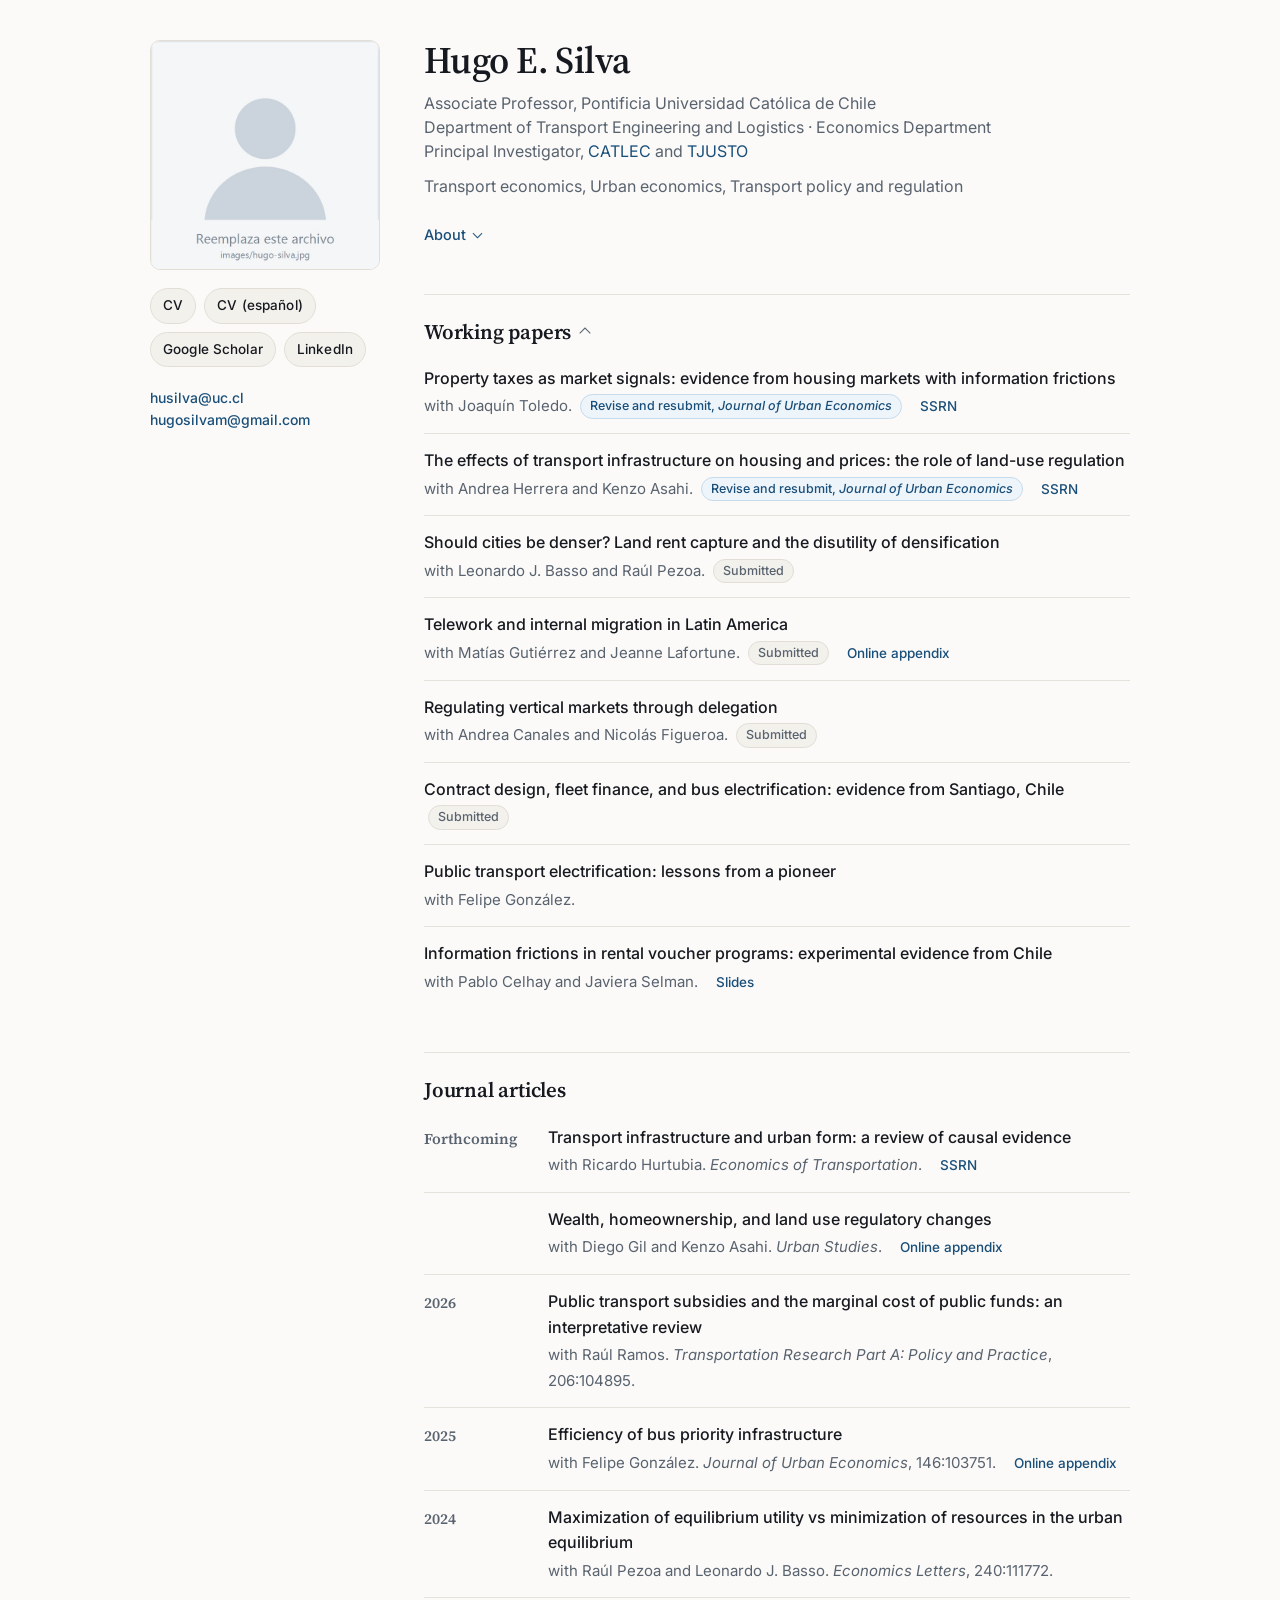
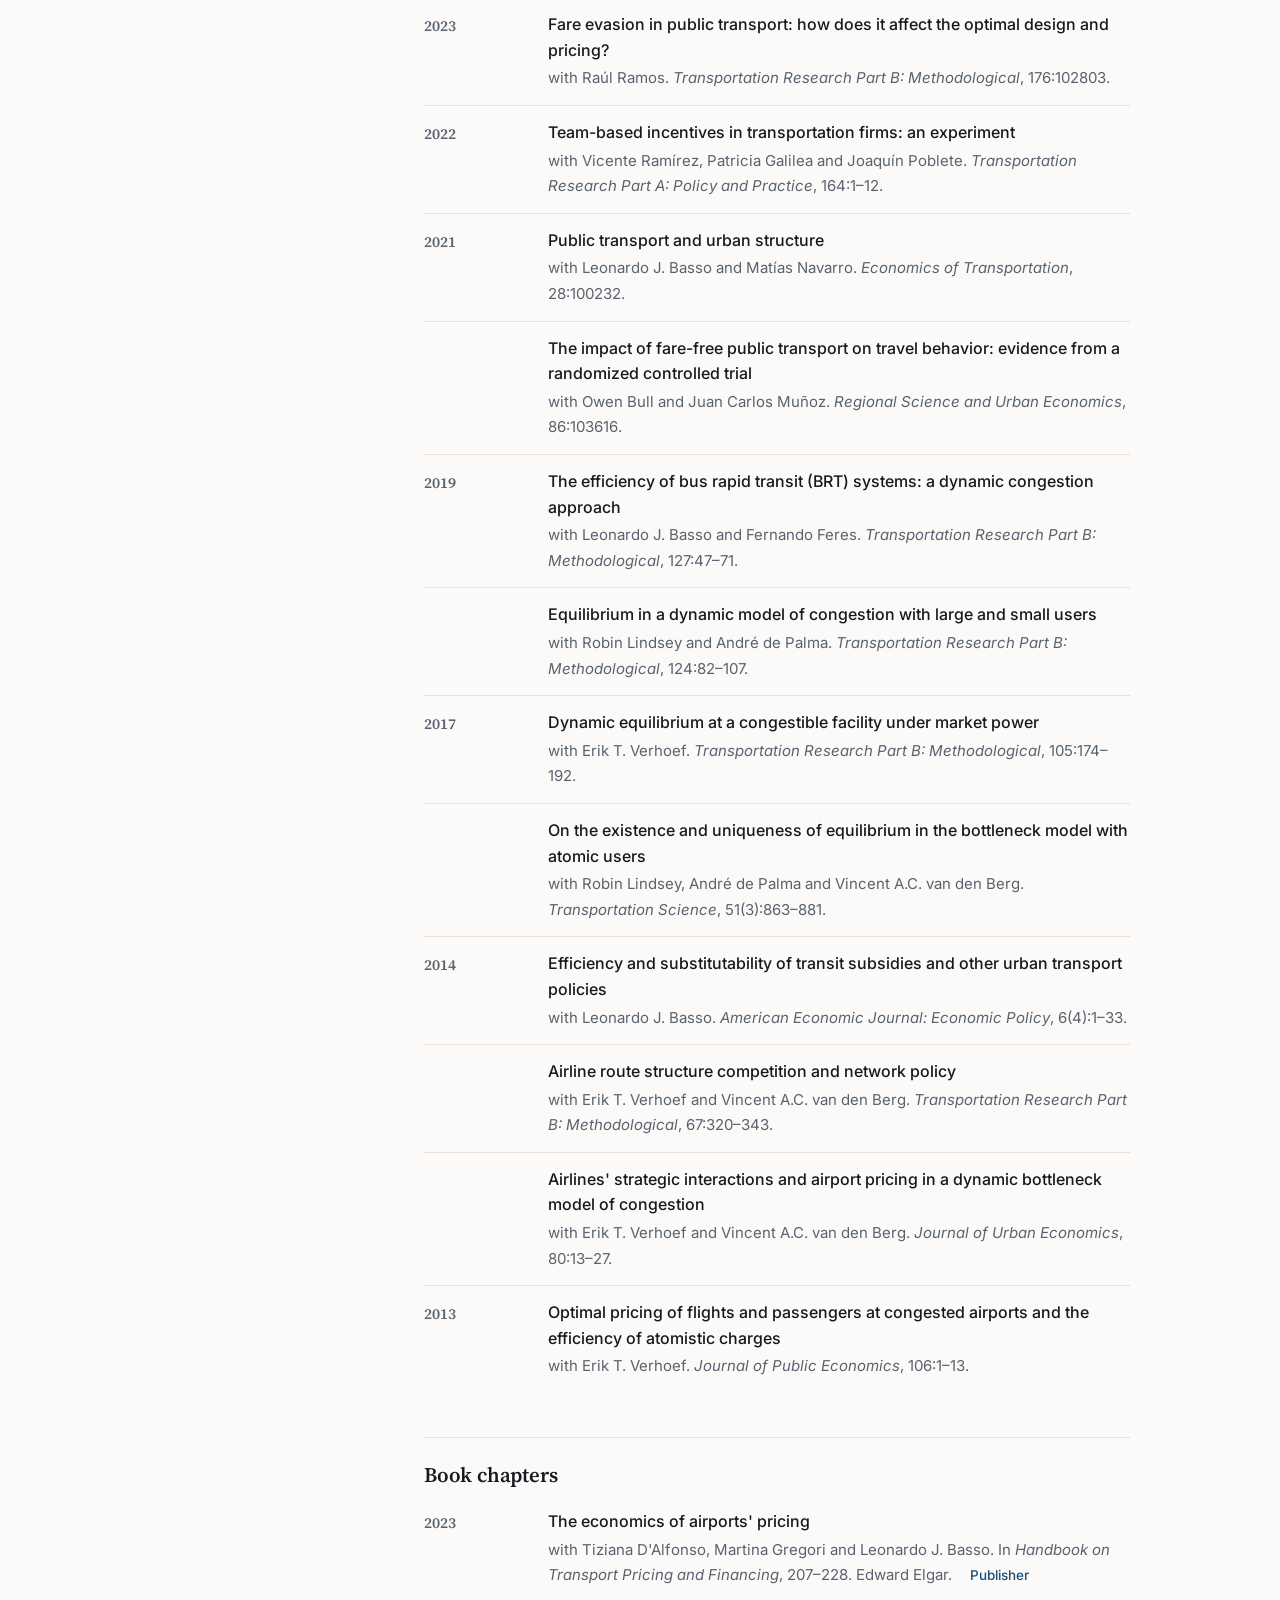
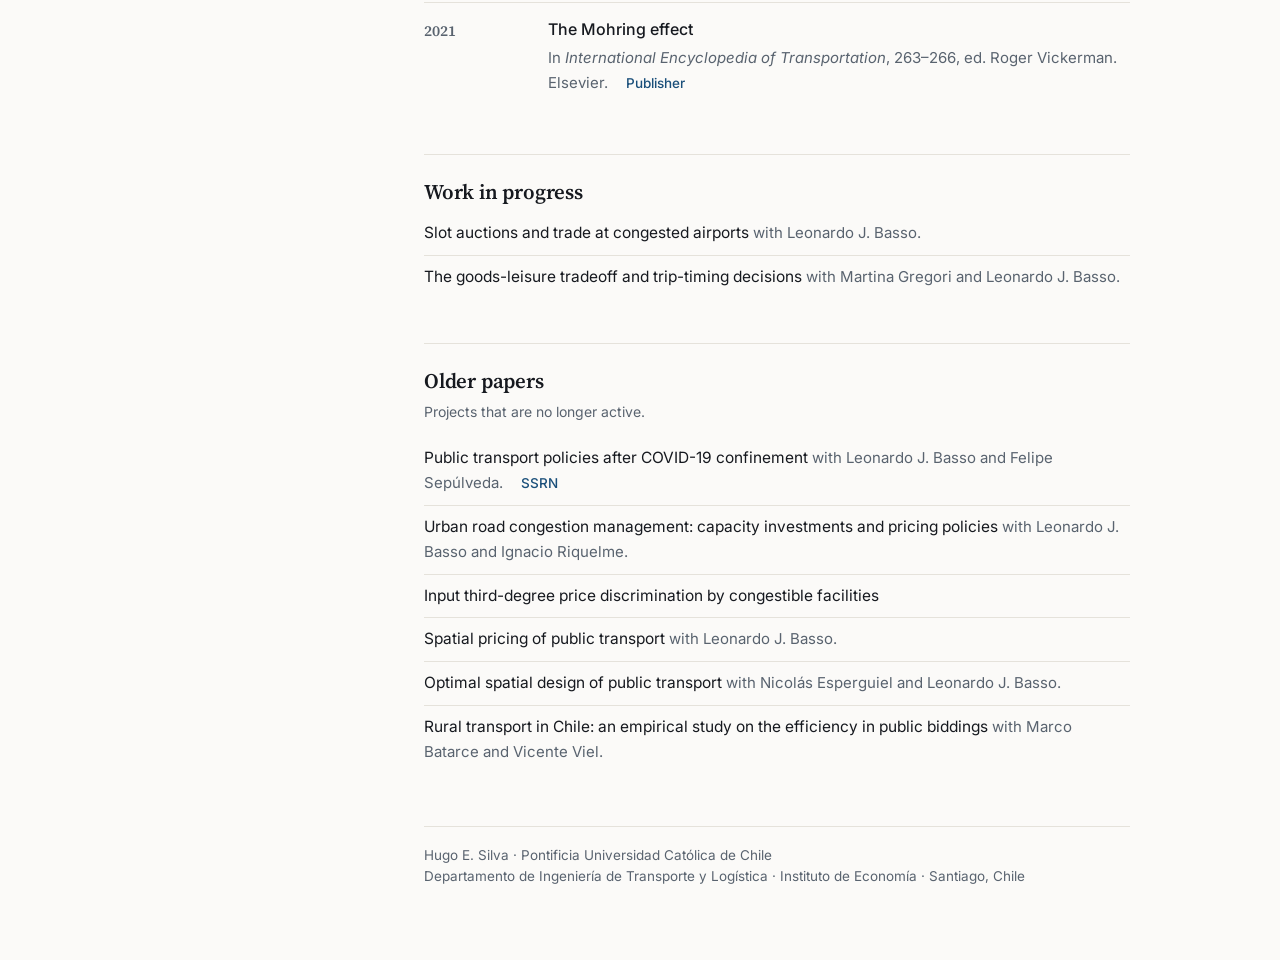
<file: index.html>
<!doctype html>
<html lang="en">
<head>
<meta charset="utf-8">
<meta name="viewport" content="width=device-width, initial-scale=1">
<title>Hugo E. Silva | Transport and Urban Economics, PUC Chile</title>
<!-- Bilingual on purpose. The page itself is in English, but most searches that
     should land here are Spanish ("Hugo Silva transporte", "economía del
     transporte UC"), and this is the only place in <head> where those words can
     appear. Google truncates the snippet it displays, not what it indexes. -->
<meta name="description" content="Hugo E. Silva, Associate Professor of transport and urban economics at the Pontificia Universidad Católica de Chile. Publications and working papers. Profesor asociado de economía del transporte y economía urbana en la UC, Santiago de Chile.">
<meta name="author" content="Hugo E. Silva">
<meta name="robots" content="index, follow, max-image-preview:large, max-snippet:-1">
<!-- Preview card when the URL is pasted in LinkedIn, X, WhatsApp or Slack. Not a
     ranking signal by itself, but shared links with a card get clicked more, and
     clicks and links are what move the page up. -->
<meta property="og:type" content="profile">
<meta property="og:title" content="Hugo E. Silva | Transport and Urban Economics, PUC Chile">
<meta property="og:description" content="Associate Professor of transport and urban economics at the Pontificia Universidad Católica de Chile. Publications, working papers and CV.">
<meta property="og:url" content="https://hugosilvam.github.io/">
<meta property="og:image" content="https://hugosilvam.github.io/images/hugo-silva.jpg">
<meta property="og:image:width" content="600">
<meta property="og:image:height" content="600">
<meta property="og:locale" content="en_US">
<meta property="og:locale:alternate" content="es_CL">
<meta property="profile:first_name" content="Hugo">
<meta property="profile:last_name" content="Silva">
<meta name="twitter:card" content="summary">
<meta name="twitter:title" content="Hugo E. Silva | Transport and Urban Economics, PUC Chile">
<meta name="twitter:description" content="Associate Professor of transport and urban economics at the Pontificia Universidad Católica de Chile. Publications, working papers and CV.">
<meta name="twitter:image" content="https://hugosilvam.github.io/images/hugo-silva.jpg">
<!-- Every link opens in a new tab. Set once here instead of a target= on each
     anchor, so links added later inherit it. The mailto links opt back out. -->
<base target="_blank">
<link rel="preconnect" href="https://fonts.googleapis.com">
<link rel="preconnect" href="https://fonts.gstatic.com" crossorigin>
<link href="https://fonts.googleapis.com/css2?family=Inter:wght@400;500;600&family=Source+Serif+4:opsz,wght@8..60,400;8..60,600&display=swap" rel="stylesheet">
<link rel="stylesheet" href="styles.css">

<!-- hugosilva.cl only forwards here (NIC Chile, 302), it never serves the page,
     so this URL is the canonical one. If the domain ever hosts the site
     directly, change this and the absolute URLs in the JSON-LD below, plus
     sitemap.xml and robots.txt. -->
<link rel="canonical" href="https://hugosilvam.github.io/">

<!-- Tells Google this page is the same researcher it already knows from Scholar,
     ORCID and RePEc, instead of one of the other academics named Hugo Silva.
     Every sameAs URL below was checked against its profile before being added.
     If the site moves to hugosilva.cl, update "url" and "image" here, plus
     sitemap.xml and robots.txt.

     Names, job title and research areas are given in both languages. Searches
     in Chile use the Spanish forms ("profesor asociado", "economía del
     transporte", "Departamento de Ingeniería de Transporte y Logística"), and
     "alternateName" covers the far more common "Hugo Silva" without the middle
     initial, and the two-surname forms that UC, ANID and the press use
     ("Hugo Silva Montalva", "Hugo Emilio Silva Montalva"). Until 24-11-2026
     the page never mentioned "Montalva" and did not show up at all for that
     query. -->
<script type="application/ld+json">
{
  "@context": "https://schema.org",
  "@type": "Person",
  "name": "Hugo E. Silva",
  "alternateName": ["Hugo Silva", "Hugo Silva Montalva", "Hugo Emilio Silva Montalva"],
  "givenName": "Hugo",
  "additionalName": "Emilio",
  "familyName": "Silva",
  "jobTitle": ["Associate Professor", "Profesor Asociado"],
  "description": "Profesor asociado de economía del transporte y economía urbana en la Pontificia Universidad Católica de Chile.",
  "url": "https://hugosilvam.github.io/",
  "image": "https://hugosilvam.github.io/images/hugo-silva.jpg",
  "email": "mailto:husilva@uc.cl",
  "worksFor": {
    "@type": "CollegeOrUniversity",
    "name": "Pontificia Universidad Católica de Chile",
    "alternateName": "Pontifical Catholic University of Chile",
    "url": "https://www.uc.cl/"
  },
  "affiliation": [
    {
      "@type": "Organization",
      "name": "Departamento de Ingeniería de Transporte y Logística, Pontificia Universidad Católica de Chile",
      "url": "https://www.ing.puc.cl/transporte-y-logistica/"
    },
    {
      "@type": "Organization",
      "name": "Instituto de Economía, Pontificia Universidad Católica de Chile",
      "url": "https://economia.uc.cl/"
    },
    {
      "@type": "Organization",
      "name": "Center for Advanced Transportation, Logistics, and Economic Competitiveness (CATLEC)",
      "url": "https://catlec.cl/"
    },
    {
      "@type": "Organization",
      "name": "Millennium Nucleus in Just Transport",
      "url": "https://transportejusto.cl/"
    }
  ],
  "alumniOf": [
    { "@type": "CollegeOrUniversity", "name": "Vrije Universiteit Amsterdam" },
    { "@type": "CollegeOrUniversity", "name": "Universidad de Chile" }
  ],
  "knowsLanguage": ["es", "en"],
  "knowsAbout": [
    "Transport economics",
    "Urban economics",
    "Transport policy and regulation",
    "Economía del transporte",
    "Economía urbana",
    "Política y regulación del transporte",
    "Transporte público",
    "Congestión y tarificación vial"
  ],
  "sameAs": [
    "https://scholar.google.com/citations?user=IZvIWk8AAAAJ&hl=en",
    "https://orcid.org/0000-0003-0307-2686",
    "https://ideas.repec.org/f/psi930.html",
    "https://www.researchgate.net/profile/Hugo-Silva-30",
    "https://www.linkedin.com/in/hugo-silva-231196270"
  ]
}
</script>
</head>
<body>
<main class="page">

  <aside class="sidebar">
    <img class="photo" src="images/hugo-silva.jpg" alt="Hugo E. Silva">

    <div class="chips">
      <a class="chip" href="pdf/cv.pdf">CV</a>
      <a class="chip" href="pdf/cv-es.pdf" hreflang="es" lang="es">CV (espa&ntilde;ol)</a>
      <a class="chip" href="https://scholar.google.com/citations?user=IZvIWk8AAAAJ&amp;hl=en">Google Scholar</a>
      <a class="chip" href="https://www.linkedin.com/in/hugo-silva-231196270">LinkedIn</a>
    </div>

    <div class="sidebar-block">
      <strong><a href="mailto:husilva@uc.cl" target="_self">husilva@uc.cl</a></strong><br>
      <strong><a href="mailto:hugosilvam@gmail.com" target="_self">hugosilvam@gmail.com</a></strong>
    </div>

  </aside>

  <section>
    <h1>Hugo E. Silva</h1>
    <p class="role">
      Associate Professor, Pontificia Universidad Católica de Chile<br>
      Department of Transport Engineering and Logistics &middot; Economics Department<br>
      Principal Investigator, <a href="https://catlec.cl/">CATLEC</a> and <a href="https://transportejusto.cl/">TJUSTO</a>
    </p>
    <p class="role role-areas">
      Transport economics, Urban economics, Transport policy and regulation
    </p>

    <!-- Collapsed by default so the publication list sits higher on the page.
         Plain <details>, so it works with no JavaScript. -->
    <details class="bio">
      <summary>About</summary>
      <p>
        Hugo E. Silva (Hugo Emilio Silva Montalva) is an Associate Professor at the
        <a href="https://www.ing.puc.cl/transporte-y-logistica/">Department of Transport Engineering and Logistics</a>
        and the <a href="https://economia.uc.cl/">Economics Department</a> of the
        Pontificia Universidad Católica de Chile. He is a Principal Researcher at the
        <a href="https://catlec.cl/">Center for Advanced Transportation, Logistics, and Economic Competitiveness (CATLEC)</a>
        and at the <a href="https://transportejusto.cl/">Millennium Nucleus in Just Transport</a>.
      </p>
      <p>
        He received a BSc in Civil Engineering (2010) and an MSc in Transportation Engineering (2010)
        from Universidad de Chile, and a PhD in Economics from VU Amsterdam in 2015.
      </p>
      <p>
        He is also a cofounder of <a href="simplicity.html">SimpliCity</a>, a startup for data-based
        urban and territorial planning.
      </p>

      <!-- Spanish summary. The rest of the site is in English, but most readers
           and most searches that reach this page come from Chile, so the
           institutions and the research areas are also given under the names
           they are actually searched by. -->
      <p lang="es">
        Hugo E. Silva es Profesor Asociado del
        <a href="https://www.ing.puc.cl/transporte-y-logistica/">Departamento de Ingeniería de Transporte y Logística</a>
        y del <a href="https://economia.uc.cl/">Instituto de Economía</a> de la
        Pontificia Universidad Católica de Chile. Investiga en economía del transporte
        y economía urbana: tarificación de la congestión, subsidios y diseño del
        transporte público, aeropuertos, y el efecto de la infraestructura de transporte
        sobre la ciudad. Es investigador principal del
        <a href="https://catlec.cl/">Centro Avanzado de Transporte, Logística y Competitividad Económica (CATLEC)</a>
        y del <a href="https://transportejusto.cl/">Núcleo Milenio Transporte Justo (TJUSTO)</a>.
      </p>
    </details>

    <!-- ================= WORKING PAPERS =================
         Ordered by status: revise and resubmit, then submitted, then the rest.
         No year gutter here, because the order is not chronological.
         Collapsible, but open by default: this is the newest work, so it should
         still be the first thing a reader sees. -->
    <details class="section" open>
    <summary><h2>Working papers</h2></summary>
    <ol class="pubs pubs-flow">

      <li>
        <div>
          <a class="title" href="pdf/property-taxes-housing.pdf">Property taxes as market signals: evidence from housing markets with information frictions</a>
          <span class="meta">with Joaquín Toledo.
            <span class="status status-rr">Revise and resubmit, <i>Journal of Urban Economics</i></span>
          </span>
          <span class="filelinks"><a href="https://papers.ssrn.com/sol3/papers.cfm?abstract_id=5313632">SSRN</a></span>
        </div>
      </li>

      <li>
        <div>
          <a class="title" href="pdf/infrastructure-land-use-regulation.pdf">The effects of transport infrastructure on housing and prices: the role of land-use regulation</a>
          <span class="meta">with Andrea Herrera and Kenzo Asahi.
            <span class="status status-rr">Revise and resubmit, <i>Journal of Urban Economics</i></span>
          </span>
          <span class="filelinks"><a href="https://papers.ssrn.com/sol3/papers.cfm?abstract_id=5498960">SSRN</a></span>
        </div>
      </li>

      <li>
        <div>
          <a class="title" href="pdf/density-land-rent-capture.pdf">Should cities be denser? Land rent capture and the disutility of densification</a>
          <span class="meta">with Leonardo J. Basso and Ra&uacute;l Pezoa.
            <span class="status">Submitted</span>
          </span>
        </div>
      </li>

      <li>
        <div>
          <a class="title" href="pdf/telework-migration.pdf">Telework and internal migration in Latin America</a>
          <span class="meta">with Matías Gutiérrez and Jeanne Lafortune.
            <span class="status">Submitted</span>
          </span>
          <span class="filelinks"><a href="pdf/telework-migration-appendix.pdf">Online appendix</a></span>
        </div>
      </li>

      <li>
        <div>
          <a class="title" href="pdf/vertical-markets.pdf">Regulating vertical markets through delegation</a>
          <span class="meta">with Andrea Canales and Nicolás Figueroa.
            <span class="status">Submitted</span>
          </span>
        </div>
      </li>

      <li>
        <div>
          <a class="title" href="pdf/bus-electrification-contracts.pdf">Contract design, fleet finance, and bus electrification: evidence from Santiago, Chile</a>
          <span class="meta">
            <span class="status">Submitted</span>
          </span>
        </div>
      </li>

      <li>
        <div>
          <a class="title" href="pdf/pt-electrification.pdf">Public transport electrification: lessons from a pioneer</a>
          <span class="meta">with Felipe González.</span>
        </div>
      </li>

      <li>
        <div>
          <span class="title-plain">Information frictions in rental voucher programs: experimental evidence from Chile</span>
          <span class="meta">with Pablo Celhay and Javiera Selman.</span>
          <span class="filelinks"><a href="pdf/rental-vouchers-slides.pdf">Slides</a></span>
        </div>
      </li>

    </ol>
    </details>

    <!-- ================= JOURNAL ARTICLES ================= -->
    <h2>Journal articles</h2>
    <ol class="pubs">

      <li>
        <span class="yr">Forthcoming</span>
        <div>
          <a class="title" href="pdf/infrastructure-urban-form.pdf">Transport infrastructure and urban form: a review of causal evidence</a>
          <span class="meta">with Ricardo Hurtubia. <i>Economics of Transportation</i>.</span>
          <span class="filelinks"><a href="https://papers.ssrn.com/sol3/papers.cfm?abstract_id=5534223">SSRN</a></span>
        </div>
      </li>

      <li>
        <span class="yr"></span>
        <div>
          <a class="title" href="pdf/land-use-regulatory-changes.pdf">Wealth, homeownership, and land use regulatory changes</a>
          <span class="meta">with Diego Gil and Kenzo Asahi. <i>Urban Studies</i>.</span>
          <span class="filelinks">
            <a href="pdf/land-use-regulatory-changes-appendix.pdf">Online appendix</a>
          </span>
        </div>
      </li>

      <li>
        <span class="yr">2026</span>
        <div>
          <a class="title" href="pdf/mcpf-review.pdf">Public transport subsidies and the marginal cost of public funds: an interpretative review</a>
          <span class="meta">with Raúl Ramos. <i>Transportation Research Part A: Policy and Practice</i>, 206:104895.</span>
        </div>
      </li>

      <li>
        <span class="yr">2025</span>
        <div>
          <a class="title" href="pdf/bus-priority.pdf">Efficiency of bus priority infrastructure</a>
          <span class="meta">with Felipe González. <i>Journal of Urban Economics</i>, 146:103751.</span>
          <span class="filelinks">
            <a href="pdf/bus-priority-appendix.pdf">Online appendix</a>
          </span>
        </div>
      </li>

      <li>
        <span class="yr">2024</span>
        <div>
          <a class="title" href="pdf/max-utility-vs-min-resources.pdf">Maximization of equilibrium utility vs minimization of resources in the urban equilibrium</a>
          <span class="meta">with Raúl Pezoa and Leonardo J. Basso. <i>Economics Letters</i>, 240:111772.</span>
        </div>
      </li>

      <li>
        <span class="yr">2023</span>
        <div>
          <a class="title" href="pdf/fare-evasion.pdf">Fare evasion in public transport: how does it affect the optimal design and pricing?</a>
          <span class="meta">with Raúl Ramos. <i>Transportation Research Part B: Methodological</i>, 176:102803.</span>
        </div>
      </li>

      <li>
        <span class="yr">2022</span>
        <div>
          <a class="title" href="pdf/team-incentives.pdf">Team-based incentives in transportation firms: an experiment</a>
          <span class="meta">with Vicente Ramírez, Patricia Galilea and Joaquín Poblete. <i>Transportation Research Part A: Policy and Practice</i>, 164:1&ndash;12.</span>
        </div>
      </li>

      <li>
        <span class="yr">2021</span>
        <div>
          <a class="title" href="pdf/pt-urban-structure.pdf">Public transport and urban structure</a>
          <span class="meta">with Leonardo J. Basso and Matías Navarro. <i>Economics of Transportation</i>, 28:100232.</span>
        </div>
      </li>

      <li>
        <span class="yr"></span>
        <div>
          <a class="title" href="pdf/fare-free-rct.pdf">The impact of fare-free public transport on travel behavior: evidence from a randomized controlled trial</a>
          <span class="meta">with Owen Bull and Juan Carlos Muñoz. <i>Regional Science and Urban Economics</i>, 86:103616.</span>
        </div>
      </li>

      <li>
        <span class="yr">2019</span>
        <div>
          <a class="title" href="pdf/brt-efficiency.pdf">The efficiency of bus rapid transit (BRT) systems: a dynamic congestion approach</a>
          <span class="meta">with Leonardo J. Basso and Fernando Feres. <i>Transportation Research Part B: Methodological</i>, 127:47&ndash;71.</span>
        </div>
      </li>

      <li>
        <span class="yr"></span>
        <div>
          <a class="title" href="pdf/large-small-users.pdf">Equilibrium in a dynamic model of congestion with large and small users</a>
          <span class="meta">with Robin Lindsey and André de Palma. <i>Transportation Research Part B: Methodological</i>, 124:82&ndash;107.</span>
        </div>
      </li>

      <li>
        <span class="yr">2017</span>
        <div>
          <a class="title" href="pdf/market-power-congestion.pdf">Dynamic equilibrium at a congestible facility under market power</a>
          <span class="meta">with Erik T. Verhoef. <i>Transportation Research Part B: Methodological</i>, 105:174&ndash;192.</span>
        </div>
      </li>

      <li>
        <span class="yr"></span>
        <div>
          <a class="title" href="pdf/atomic-users.pdf">On the existence and uniqueness of equilibrium in the bottleneck model with atomic users</a>
          <span class="meta">with Robin Lindsey, André de Palma and Vincent A.C. van den Berg. <i>Transportation Science</i>, 51(3):863&ndash;881.</span>
        </div>
      </li>

      <li>
        <span class="yr">2014</span>
        <div>
          <a class="title" href="pdf/transit-subsidies.pdf">Efficiency and substitutability of transit subsidies and other urban transport policies</a>
          <span class="meta">with Leonardo J. Basso. <i>American Economic Journal: Economic Policy</i>, 6(4):1&ndash;33.</span>
        </div>
      </li>

      <li>
        <span class="yr"></span>
        <div>
          <a class="title" href="pdf/airline-route-structure.pdf">Airline route structure competition and network policy</a>
          <span class="meta">with Erik T. Verhoef and Vincent A.C. van den Berg. <i>Transportation Research Part B: Methodological</i>, 67:320&ndash;343.</span>
        </div>
      </li>

      <li>
        <span class="yr"></span>
        <div>
          <a class="title" href="pdf/airport-pricing-bottleneck.pdf">Airlines' strategic interactions and airport pricing in a dynamic bottleneck model of congestion</a>
          <span class="meta">with Erik T. Verhoef and Vincent A.C. van den Berg. <i>Journal of Urban Economics</i>, 80:13&ndash;27.</span>
        </div>
      </li>

      <li>
        <span class="yr">2013</span>
        <div>
          <a class="title" href="pdf/flights-passengers-pricing.pdf">Optimal pricing of flights and passengers at congested airports and the efficiency of atomistic charges</a>
          <span class="meta">with Erik T. Verhoef. <i>Journal of Public Economics</i>, 106:1&ndash;13.</span>
        </div>
      </li>

    </ol>

    <!-- ================= BOOK CHAPTERS ================= -->
    <h2>Book chapters</h2>
    <ol class="pubs">

      <li>
        <span class="yr">2023</span>
        <div>
          <a class="title" href="pdf/airports-pricing-chapter.pdf">The economics of airports' pricing</a>
          <span class="meta">with Tiziana D'Alfonso, Martina Gregori and Leonardo J. Basso. In <i>Handbook on Transport Pricing and Financing</i>, 207&ndash;228. Edward Elgar.</span>
          <span class="filelinks">
            <a href="https://doi.org/10.4337/9781800375550.00018">Publisher</a>
          </span>
        </div>
      </li>

      <li>
        <span class="yr">2021</span>
        <div>
          <a class="title" href="pdf/mohring-effect.pdf">The Mohring effect</a>
          <span class="meta">In <i>International Encyclopedia of Transportation</i>, 263&ndash;266, ed. Roger Vickerman. Elsevier.</span>
          <span class="filelinks">
            <a href="https://doi.org/10.1016/B978-0-08-102671-7.10050-8">Publisher</a>
          </span>
        </div>
      </li>

    </ol>

    <!-- ================= WORK IN PROGRESS ================= -->
    <h2>Work in progress</h2>
    <ul class="plain">
      <li>Slot auctions and trade at congested airports <span class="meta">with Leonardo J. Basso.</span></li>
      <li>The goods-leisure tradeoff and trip-timing decisions <span class="meta">with Martina Gregori and Leonardo J. Basso.</span></li>
    </ul>

    <!-- ================= OLDER PAPERS ================= -->
    <h2>Older papers</h2>
    <p class="section-note">Projects that are no longer active.</p>
    <ul class="plain">
      <li>
        Public transport policies after COVID-19 confinement
        <span class="meta">with Leonardo J. Basso and Felipe Sepúlveda.</span>
        <span class="filelinks"><a href="https://papers.ssrn.com/sol3/papers.cfm?abstract_id=3693098">SSRN</a></span>
      </li>
      <li>Urban road congestion management: capacity investments and pricing policies <span class="meta">with Leonardo J. Basso and Ignacio Riquelme.</span></li>
      <li>Input third-degree price discrimination by congestible facilities</li>
      <li>Spatial pricing of public transport <span class="meta">with Leonardo J. Basso.</span></li>
      <li>Optimal spatial design of public transport <span class="meta">with Nicolás Esperguiel and Leonardo J. Basso.</span></li>
      <li>Rural transport in Chile: an empirical study on the efficiency in public biddings <span class="meta">with Marco Batarce and Vicente Viel.</span></li>
    </ul>

    <!-- The second line repeats the affiliation in Spanish. The bio above says
         the same thing, but it sits inside a collapsed <details>; this line is
         visible without opening anything, which is what search engines weigh
         most. -->
    <footer>
      Hugo E. Silva &middot; Pontificia Universidad Católica de Chile<br>
      <span lang="es">Departamento de Ingeniería de Transporte y Logística &middot; Instituto de Economía &middot; Santiago, Chile</span>
    </footer>

  </section>
</main>
</body>
</html>
</file>
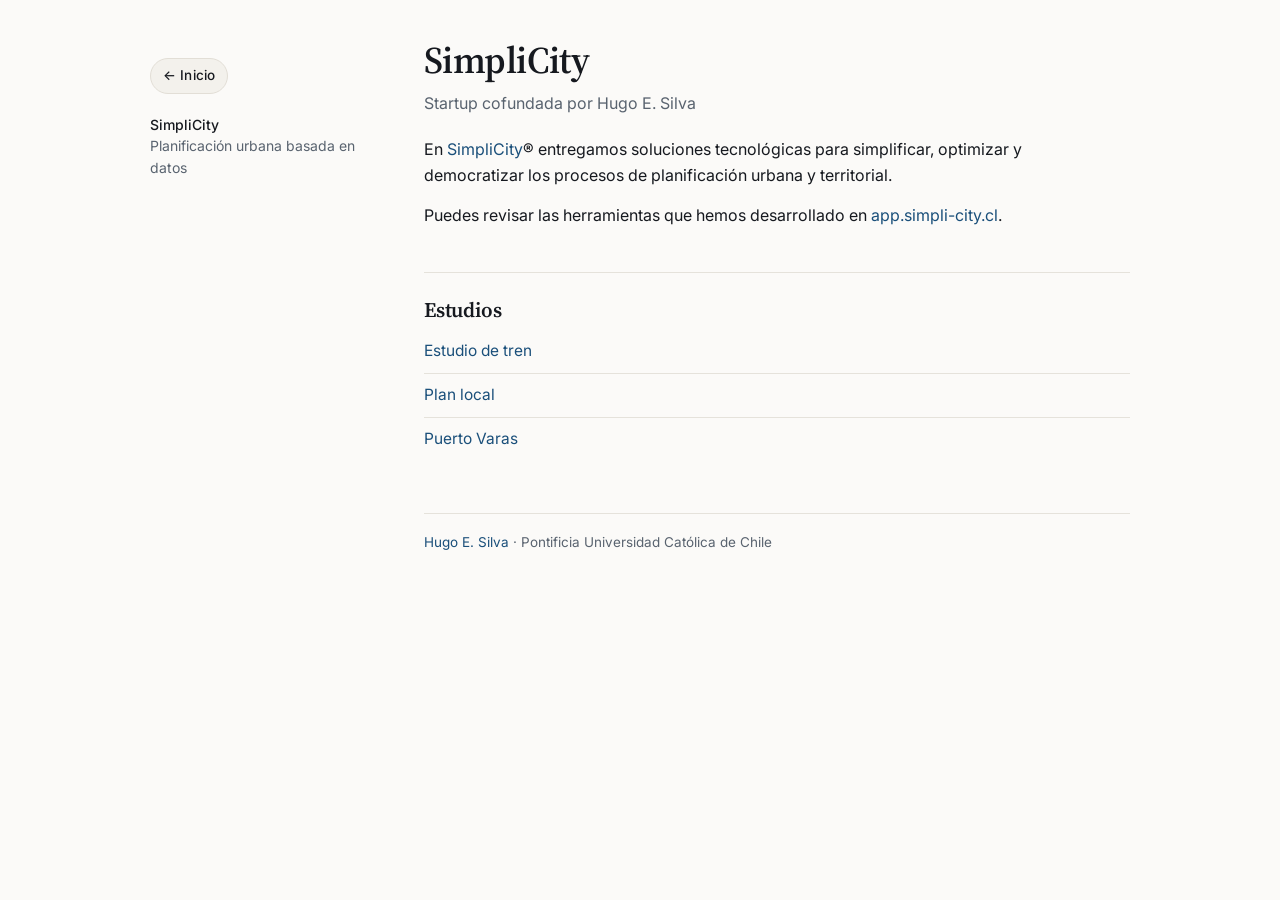
<file: simplicity.html>
<!doctype html>
<html lang="es">
<head>
<meta charset="utf-8">
<meta name="viewport" content="width=device-width, initial-scale=1">
<title>SimpliCity — Hugo E. Silva</title>
<meta name="description" content="SimpliCity, plataforma de planificación urbana basada en datos cofundada por Hugo E. Silva.">
<!-- Igual que en index.html: todo abre en pestaña nueva, salvo los enlaces de
     vuelta al inicio, que se quedan en la misma pestaña. -->
<base target="_blank">
<link rel="preconnect" href="https://fonts.googleapis.com">
<link rel="preconnect" href="https://fonts.gstatic.com" crossorigin>
<link href="https://fonts.googleapis.com/css2?family=Inter:wght@400;500;600&family=Source+Serif+4:opsz,wght@8..60,400;8..60,600&display=swap" rel="stylesheet">
<link rel="stylesheet" href="styles.css">
<link rel="canonical" href="https://hugosilvam.github.io/simplicity.html">
</head>
<body>
<main class="page">

  <aside class="sidebar">
    <div class="chips">
      <a class="chip" href="index.html" target="_self">&larr; Inicio</a>
    </div>
    <div class="sidebar-block">
      <strong>SimpliCity</strong><br>
      Planificación urbana basada en datos
    </div>
  </aside>

  <section>
    <h1>SimpliCity</h1>
    <p class="role">
      Startup cofundada por Hugo E. Silva
    </p>

    <div class="bio">
      <p>
        En <a href="https://simpli-city.cl/">SimpliCity</a>® entregamos soluciones tecnológicas para
        simplificar, optimizar y democratizar los procesos de planificación urbana y territorial.
      </p>
      <p>
        Puedes revisar las herramientas que hemos desarrollado en
        <a href="https://app.simpli-city.cl">app.simpli-city.cl</a>.
      </p>
    </div>

    <h2>Estudios</h2>
    <ul class="plain">
      <li><a href="https://simpli-city.cl/blog/estudio-tren">Estudio de tren</a></li>
      <li><a href="https://simpli-city.cl/blog/plan-local">Plan local</a></li>
      <li><a href="https://simpli-city.cl/blog/puerto-varas">Puerto Varas</a></li>
    </ul>

    <footer>
      <a href="index.html" target="_self">Hugo E. Silva</a> &middot; Pontificia Universidad Católica de Chile
    </footer>

  </section>
</main>
</body>
</html>
</file>
<file: styles.css>
/* Hugo E. Silva — personal site
   Layout modeled on the brief: sticky sidebar + single-column publication list. */

/* The palette is light in every context. color-scheme pins form controls,
   scrollbars and the pre-paint canvas to light so a reader whose OS is in dark
   mode does not get a dark flash or dark UI chrome around a white page. */
:root {
  color-scheme: light;
  --bg: #fbfaf8;
  --text: #16191f;
  --muted: #59636f;
  --rule: #e5e2db;
  --accent: #1a4f7a;
  --accent-hover: #123a5a;
  --chip-bg: #f3f1ec;
  --chip-border: #e2ded6;
  --rr-bg: #edf4fa;
  --rr-border: #c6dbec;
  --rr-text: #1a4f7a;
  --card: #ffffff;
  --max: 1020px;
  --gutter: 7rem;
}

* { box-sizing: border-box; }

html { -webkit-text-size-adjust: 100%; }

body {
  margin: 0;
  background: var(--bg);
  color: var(--text);
  font-family: Inter, -apple-system, BlinkMacSystemFont, "Segoe UI", Roboto, Arial, sans-serif;
  font-size: 16px;
  line-height: 1.6;
  font-feature-settings: "kern" 1;
  -webkit-font-smoothing: antialiased;
}

a {
  color: var(--accent);
  text-decoration: none;
}

a:hover {
  color: var(--accent-hover);
  text-decoration: underline;
  text-underline-offset: 3px;
}

a:focus-visible {
  outline: 2px solid var(--accent);
  outline-offset: 3px;
  border-radius: 2px;
}

/* ---------- Layout ---------- */

.page {
  max-width: var(--max);
  margin: 0 auto;
  padding: 40px 20px 72px;
  display: grid;
  grid-template-columns: 230px 1fr;
  gap: 44px;
  align-items: start;
}

.sidebar {
  position: sticky;
  top: 32px;
}

.photo {
  width: 100%;
  aspect-ratio: 1 / 1;
  object-fit: cover;
  border-radius: 10px;
  display: block;
  background: var(--chip-bg);
  border: 1px solid var(--chip-border);
}

.sidebar-block {
  margin-top: 20px;
  font-size: 14px;
  color: var(--muted);
  line-height: 1.55;
}

.sidebar-block strong {
  color: var(--text);
  font-weight: 500;
}

.chips {
  display: flex;
  flex-wrap: wrap;
  gap: 8px;
  margin-top: 18px;
}

.chip {
  padding: 6px 12px;
  border: 1px solid var(--chip-border);
  background: var(--chip-bg);
  border-radius: 999px;
  font-size: 13.5px;
  font-weight: 500;
  color: var(--text);
  letter-spacing: 0.01em;
}

/* White, not var(--bg): the page is a warm off-white, so lifting the chip to
   pure white is what makes the hover read. */
.chip:hover {
  background: var(--card);
  border-color: var(--accent);
  color: var(--accent);
  text-decoration: none;
}

/* ---------- Type ---------- */

h1 {
  font-family: "Source Serif 4", Georgia, "Times New Roman", serif;
  font-weight: 600;
  font-size: 2.35rem;
  line-height: 1.1;
  letter-spacing: -0.015em;
  margin: 0 0 10px;
}

.role {
  color: var(--muted);
  font-size: 1rem;
  margin: 0 0 22px;
  line-height: 1.5;
}

/* The research areas are not an affiliation, so they sit in their own block
   under the three institutional lines. A gap smaller than the 22px below the
   pair keeps the two reading as one group. */
.role-areas {
  margin-top: 11px;
}

.role:has(+ .role-areas) {
  margin-bottom: 0;
}

.bio p {
  margin: 0 0 14px;
  max-width: 62ch;
}

/* The bio on index.html is a <details>, collapsed by default. These rules only
   bite when a <summary> is present, so the plain <div class="bio"> on
   simplicity.html is left alone. */
.bio > summary {
  display: inline-flex;
  align-items: center;
  gap: 8px;
  width: fit-content;
  padding: 3px 0;
  cursor: pointer;
  list-style: none;
  color: var(--accent);
  font-size: 14.5px;
  font-weight: 500;
}

.bio > summary::-webkit-details-marker { display: none; }

.bio > summary:hover { color: var(--accent-hover); }

.bio > summary:focus-visible {
  outline: 2px solid var(--accent);
  outline-offset: 3px;
  border-radius: 2px;
}

/* Chevron drawn from two borders: down when closed, up when open. */
.bio > summary::after {
  content: "";
  width: 6px;
  height: 6px;
  margin-top: -3px;
  border-right: 1.5px solid currentColor;
  border-bottom: 1.5px solid currentColor;
  transform: rotate(45deg);
  transition: transform 0.18s ease;
}

.bio[open] > summary::after {
  margin-top: 2px;
  transform: rotate(-135deg);
}

.bio[open] > summary { margin-bottom: 10px; }

h2 {
  font-family: "Source Serif 4", Georgia, "Times New Roman", serif;
  font-weight: 600;
  font-size: 1.3rem;
  letter-spacing: -0.01em;
  margin: 44px 0 4px;
  padding-top: 20px;
  border-top: 1px solid var(--rule);
}

.section-note {
  color: var(--muted);
  font-size: 14px;
  margin: 0 0 14px;
}

/* ---------- Collapsible section ---------- */

/* The <h2> keeps its own rule above, so a collapsible section is visually
   identical to a plain one except for the chevron. The summary contributes
   only the hit area. */
.section > summary {
  cursor: pointer;
  list-style: none;
}

.section > summary::-webkit-details-marker { display: none; }

.section > summary > h2 {
  display: flex;
  align-items: center;
  gap: 10px;
}

/* Same two-border chevron as the About toggle: down when closed, up when open. */
.section > summary > h2::after {
  content: "";
  flex: none;
  width: 7px;
  height: 7px;
  margin-top: -4px;
  border-right: 1.5px solid var(--muted);
  border-bottom: 1.5px solid var(--muted);
  transform: rotate(45deg);
  transition: transform 0.18s ease;
}

.section[open] > summary > h2::after {
  margin-top: 3px;
  transform: rotate(-135deg);
}

.section > summary:hover > h2 { color: var(--accent); }

.section > summary:hover > h2::after { border-color: var(--accent); }

.section > summary:focus-visible {
  outline: 2px solid var(--accent);
  outline-offset: 3px;
  border-radius: 2px;
}

/* ---------- Publication lists ---------- */

.pubs {
  list-style: none;
  margin: 0;
  padding: 0;
}

.pubs > li {
  display: grid;
  grid-template-columns: var(--gutter) 1fr;
  gap: 0 12px;
  padding: 14px 0;
  border-bottom: 1px solid var(--rule);
}

.pubs > li:last-child { border-bottom: none; }

/* Working papers are ordered by status, not by date, so that list drops the
   year gutter instead of showing a timeline the order does not follow. */
.pubs-flow > li {
  grid-template-columns: 1fr;
  gap: 0;
}

/* The year sits in the gutter and is printed only when it changes,
   so the column reads as a timeline rather than a repeated label. */
.yr {
  font-family: "Source Serif 4", Georgia, serif;
  font-size: 15px;
  font-weight: 600;
  color: var(--muted);
  font-variant-numeric: tabular-nums;
  padding-top: 2px;
  /* "Forthcoming" is the longest label; if a font renders it wider than the
     gutter, hyphenate it rather than let it run into the title. */
  min-width: 0;
  overflow-wrap: break-word;
  hyphens: auto;
}

/* The title is the only block in the entry. Everything after it (coauthors,
   status, file links) is inline, so it all flows onto one second line.
   fit-content keeps the clickable box hugging the text: as a plain block the
   <a> would fill the column and empty space to its right would open the PDF. */
.title {
  font-weight: 500;
  display: block;
  width: fit-content;
  margin-bottom: 2px;
}

/* Titles that link to a PDF stay body-black, in both the unvisited and the
   visited state, so the list reads as one column of titles rather than a mix of
   blue and purple. :visited is listed explicitly because the browser default
   would otherwise recolor it. The underline on hover carries the affordance. */
.title:link,
.title:visited {
  color: var(--text);
}

.title:hover {
  color: var(--text);
  text-decoration: underline;
  text-underline-offset: 3px;
}

.title-plain {
  font-weight: 500;
  color: var(--text);
  display: block;
  margin-bottom: 2px;
}

.meta {
  display: inline;
  color: var(--muted);
  font-size: 15px;
}

.meta i { font-style: italic; }

/* Rides on the coauthors line, after the status pill. */
.filelinks {
  display: inline;
  margin-left: 14px;
  font-size: 13.5px;
}

/* An entry with no coauthors and no status has nothing on the second line
   before the links, so they open it and the leading gap is not wanted. */
.title + .filelinks,
.title-plain + .filelinks { margin-left: 0; }

.filelinks a { font-weight: 500; }

.filelinks a + a { margin-left: 14px; }

/* Review status rides on the same line as the coauthors, as a small pill so it
   stays scannable without reading as part of the author list. */
.status {
  display: inline-block;
  margin-left: 4px;
  padding: 0 9px;
  border: 1px solid var(--chip-border);
  border-radius: 999px;
  background: var(--chip-bg);
  color: var(--muted);
  font-size: 12.5px;
  font-weight: 500;
  line-height: 1.8;
  white-space: nowrap;
  vertical-align: 1px;
}

.status i { font-style: italic; }

.status-rr {
  background: var(--rr-bg);
  border-color: var(--rr-border);
  color: var(--rr-text);
}

/* Simple lists (work in progress, older papers) */
.plain {
  list-style: none;
  margin: 0;
  padding: 0;
}

.plain li {
  padding: 9px 0;
  border-bottom: 1px solid var(--rule);
  font-size: 15.5px;
}

.plain li:last-child { border-bottom: none; }

.plain .meta { display: inline; margin: 0; }

footer {
  margin-top: 52px;
  padding-top: 18px;
  border-top: 1px solid var(--rule);
  color: var(--muted);
  font-size: 13.5px;
}

/* ---------- Responsive ---------- */

@media (max-width: 820px) {
  .page {
    grid-template-columns: 1fr;
    gap: 28px;
    padding: 28px 18px 56px;
  }
  .sidebar { position: static; }
  .photo {
    width: 150px;
    aspect-ratio: 1 / 1;
  }
  h1 { font-size: 2rem; }
  .pubs > li {
    grid-template-columns: 1fr;
    gap: 0;
  }
  .yr {
    font-size: 13px;
    letter-spacing: 0.06em;
    text-transform: uppercase;
    padding: 0 0 2px;
  }
}

/* Below roughly a phone width the longest status ("Revise and resubmit,
   Journal of Urban Economics") no longer fits next to the authors, so the pill
   drops to its own line instead of overflowing the column. */
@media (max-width: 560px) {
  .status {
    display: block;
    width: fit-content;
    margin: 4px 0 0;
    white-space: normal;
    border-radius: 10px;
    padding: 1px 9px;
  }
}

@media print {
  :root { --accent: #000; --muted: #444; --rule: #ccc; }
  body { font-size: 11pt; }
  .sidebar, .chips { display: none; }
  .page { display: block; max-width: none; padding: 0; }
  a { text-decoration: none; }

  /* Print the bio whether or not the reader expanded it, and drop the toggle. */
  .bio > summary { display: none; }
  .bio > p { display: block; }

  /* Same for a collapsed section: the papers must be on the printed page even
     if the reader had it folded shut. The heading stays, only the chevron goes. */
  .section:not([open]) > ol { display: block; }
  .section > summary > h2::after { display: none; }
}
</file>
